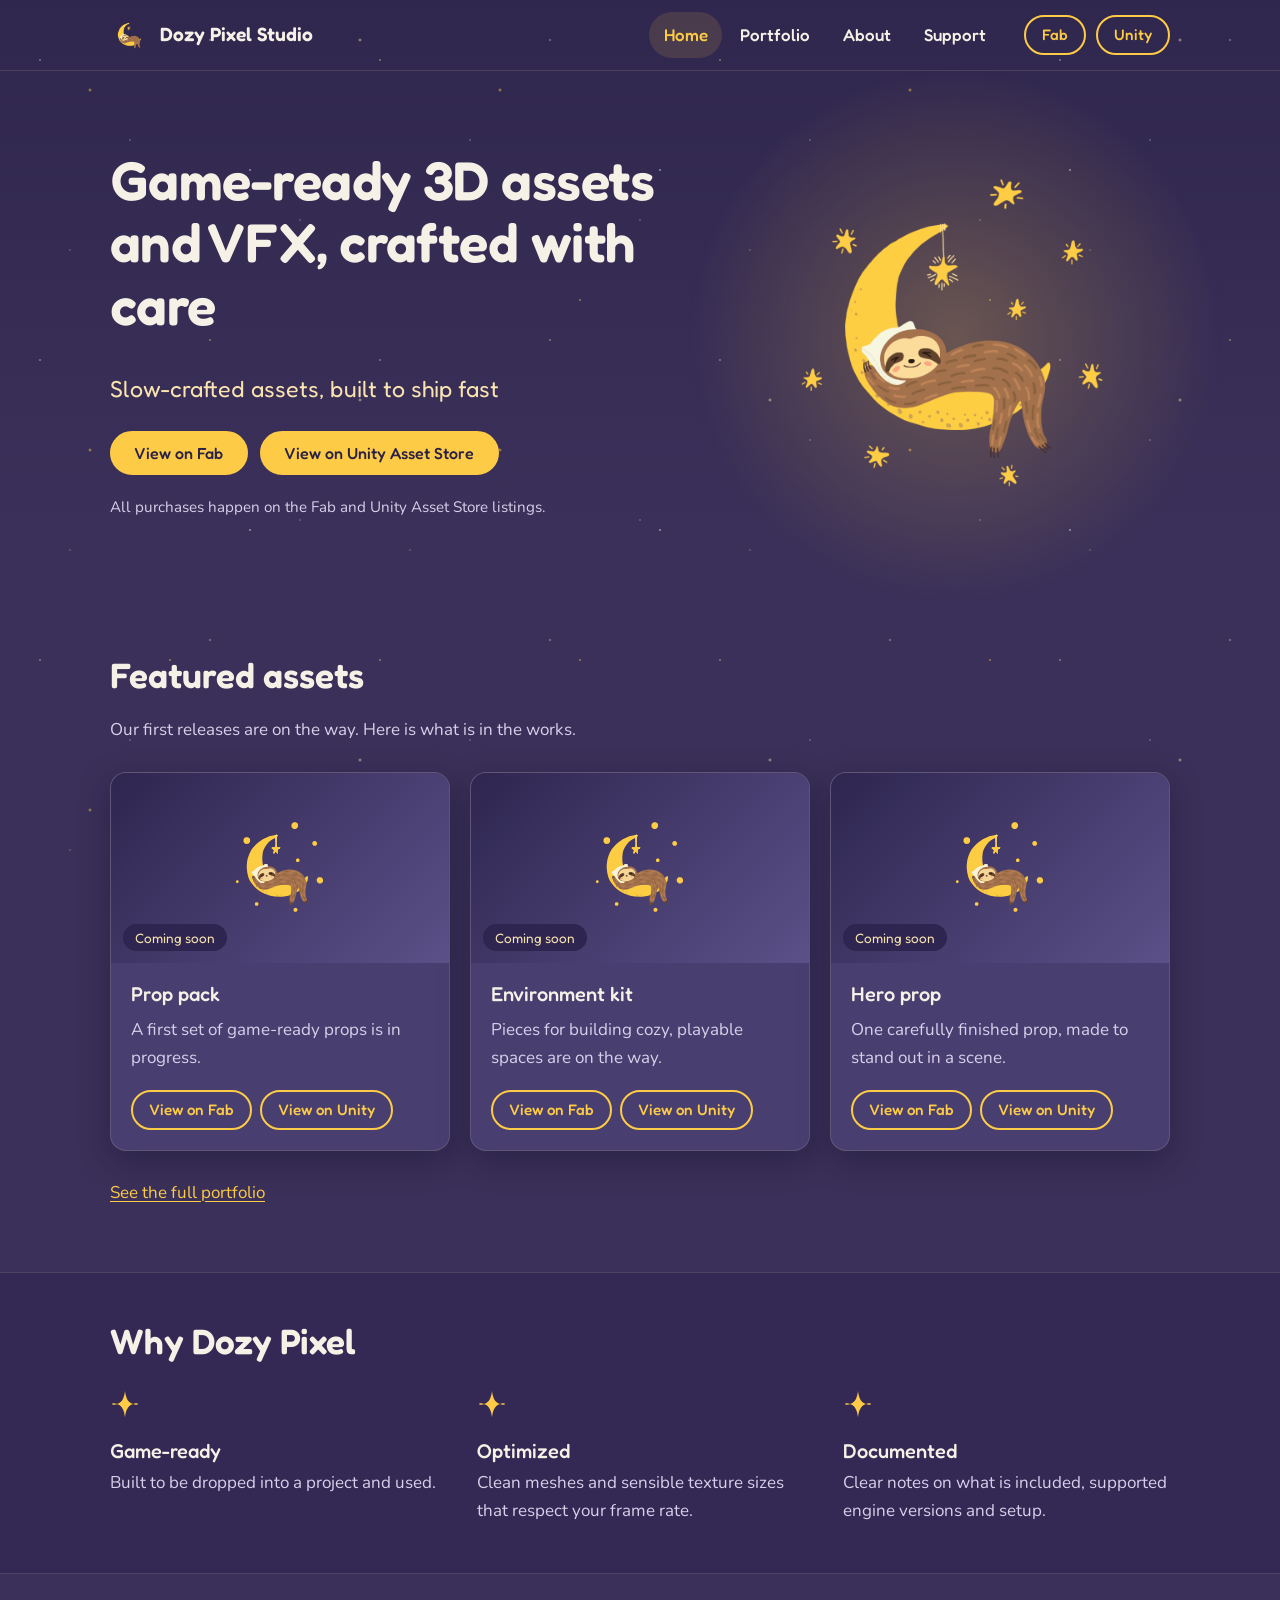
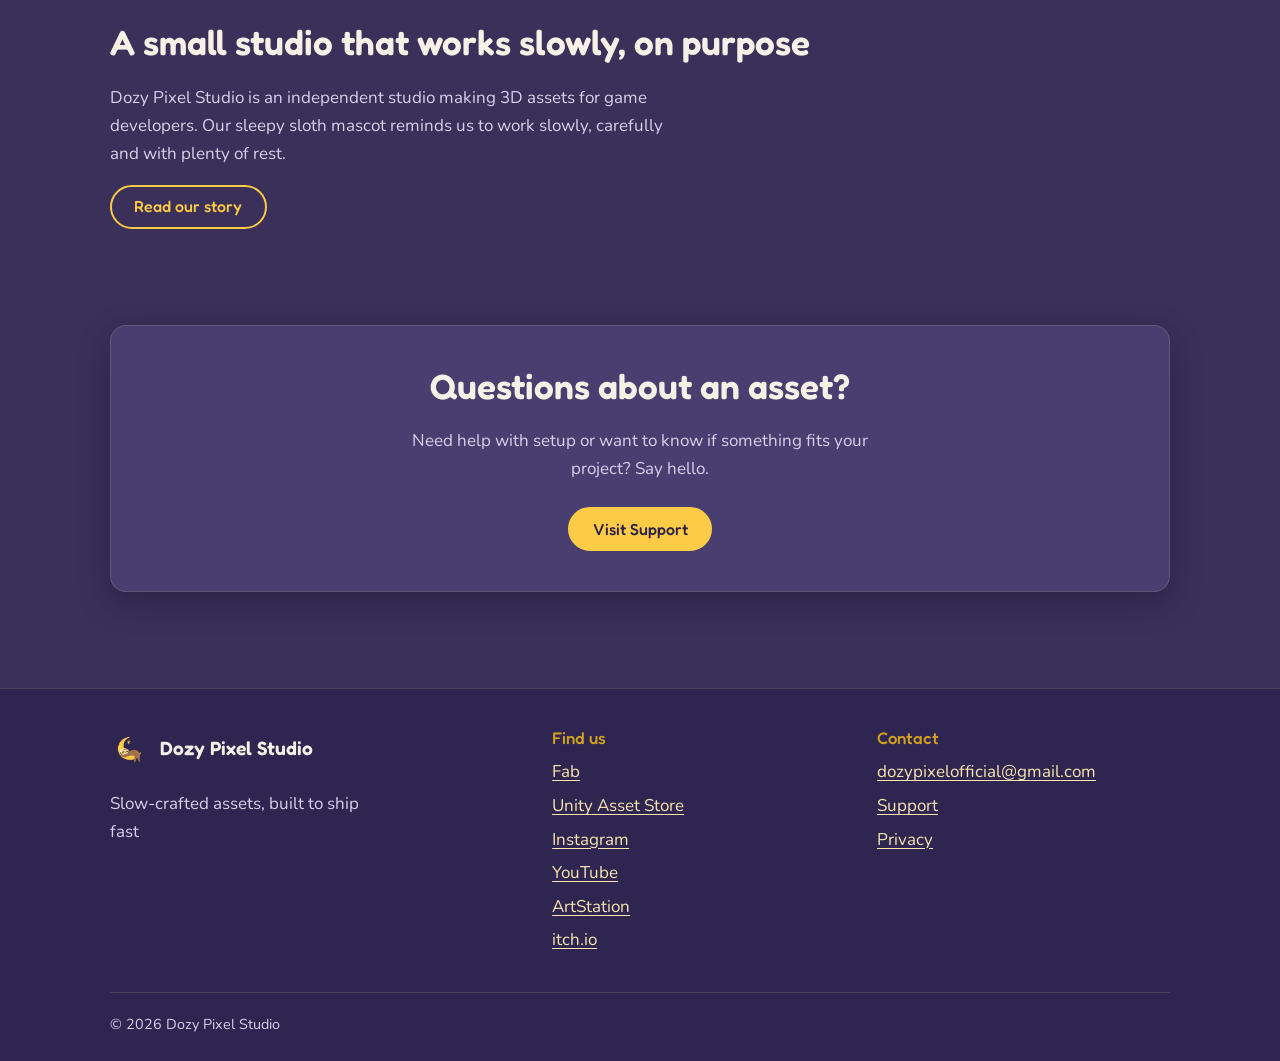
<file: index.html>
<!DOCTYPE html>
<html lang="en">
<head>
  <meta charset="utf-8">
  <meta name="viewport" content="width=device-width, initial-scale=1">
  <title>Dozy Pixel Studio | Game-ready 3D Assets</title>
  <meta name="description" content="Dozy Pixel Studio makes game-ready 3D props and environments for game developers. Find our assets on Fab and the Unity Asset Store.">
  <meta name="theme-color" content="#3A3059">

  <!-- Open Graph / social sharing. PLACEHOLDER: replace YOURUSERNAME with your GitHub username. -->
  <meta property="og:type" content="website">
  <meta property="og:site_name" content="Dozy Pixel Studio">
  <meta property="og:title" content="Dozy Pixel Studio | Game-ready 3D Assets">
  <meta property="og:description" content="Dozy Pixel Studio makes game-ready 3D props and environments for game developers. Find our assets on Fab and the Unity Asset Store.">
  <meta property="og:url" content="https://YOURUSERNAME.github.io/">
  <meta property="og:image" content="https://YOURUSERNAME.github.io/assets/img/logo/og-image.jpg">
  <meta name="twitter:card" content="summary_large_image">

  <link rel="icon" type="image/png" href="favicon.png">

  <!-- Google Fonts is the only external resource. System fonts are used if it fails to load. -->
  <link rel="preconnect" href="https://fonts.googleapis.com">
  <link rel="preconnect" href="https://fonts.gstatic.com" crossorigin>
  <link rel="stylesheet" href="https://fonts.googleapis.com/css2?family=Fredoka:wght@400;500;600&amp;family=Nunito:wght@400;700&amp;display=swap">
  <link rel="stylesheet" href="assets/css/styles.css">
  <script>document.documentElement.className += ' js';</script>
  <script src="assets/js/main.js" defer></script>
</head>
<body>
  <a class="skip-link" href="#main">Skip to content</a>

  <header class="site-header">
    <div class="container header-inner">
      <a class="brand" href="./">
        <img src="assets/img/logo/logo-icon.png" alt="" width="40" height="40">
        <span>Dozy Pixel Studio</span>
      </a>

      <button class="nav-toggle" type="button" aria-expanded="false" aria-controls="site-menu" aria-label="Open menu">
        <span class="bars" aria-hidden="true"></span>
      </button>

      <div class="site-menu" id="site-menu">
        <nav aria-label="Main">
          <ul class="nav-list">
            <li><a href="./" aria-current="page">Home</a></li>
            <li><a href="portfolio/">Portfolio</a></li>
            <li><a href="about/">About</a></li>
            <li><a href="support/">Support</a></li>
          </ul>
        </nav>
        <div class="menu-actions">
          <a class="btn btn-secondary btn-sm" href="#" data-store="fab" target="_blank" rel="noopener noreferrer">Fab<span class="sr-only"> (opens in a new tab)</span></a>
          <a class="btn btn-secondary btn-sm" href="#" data-store="unity" target="_blank" rel="noopener noreferrer">Unity<span class="sr-only"> (opens in a new tab)</span></a>
        </div>
      </div>
    </div>
  </header>

  <main id="main">
    <section class="hero" aria-labelledby="hero-title">
      <div class="container hero-grid">
        <div class="hero-copy">
          <h1 id="hero-title">Game-ready 3D assets and VFX, crafted with care</h1>
          <!-- PLACEHOLDER: swap in your own tagline if you prefer. -->
          <p class="tagline">Slow-crafted assets, built to ship fast</p>
          <div class="btn-row">
            <a class="btn btn-primary" href="#" data-store="fab" target="_blank" rel="noopener noreferrer">View on Fab<span class="sr-only"> (opens in a new tab)</span></a>
            <a class="btn btn-primary" href="#" data-store="unity" target="_blank" rel="noopener noreferrer">View on Unity Asset Store<span class="sr-only"> (opens in a new tab)</span></a>
          </div>
          <p class="hero-note">All purchases happen on the Fab and Unity Asset Store listings.</p>
        </div>
        <div class="hero-art">
          <img src="assets/img/logo/logo.png" alt="Dozy Pixel Studio logo: a sleepy sloth resting on a crescent moon" width="480" height="480">
        </div>
      </div>
    </section>

    <section class="section" aria-labelledby="featured-title">
      <div class="container">
        <div class="section-head">
          <h2 id="featured-title">Featured assets</h2>
          <p>Our first releases are on the way. Here is what is in the works.</p>
        </div>
        <div class="grid grid-3">
        <article class="card">
          <div class="thumb thumb-soon" role="img" aria-label="Placeholder artwork for an upcoming asset: Prop pack">
            <span class="soon-badge">Coming soon</span>
          </div>
          <div class="card-body">
            <h3>Prop pack</h3>
            <p>A first set of game-ready props is in progress.</p>
            <div class="card-actions">
              <a class="btn btn-secondary btn-sm" href="#" data-store="fab" target="_blank" rel="noopener noreferrer">View on Fab<span class="sr-only"> (opens in a new tab)</span></a>
              <a class="btn btn-secondary btn-sm" href="#" data-store="unity" target="_blank" rel="noopener noreferrer">View on Unity<span class="sr-only"> (opens in a new tab)</span></a>
            </div>
          </div>
        </article>
        <article class="card">
          <div class="thumb thumb-soon" role="img" aria-label="Placeholder artwork for an upcoming asset: Environment kit">
            <span class="soon-badge">Coming soon</span>
          </div>
          <div class="card-body">
            <h3>Environment kit</h3>
            <p>Pieces for building cozy, playable spaces are on the way.</p>
            <div class="card-actions">
              <a class="btn btn-secondary btn-sm" href="#" data-store="fab" target="_blank" rel="noopener noreferrer">View on Fab<span class="sr-only"> (opens in a new tab)</span></a>
              <a class="btn btn-secondary btn-sm" href="#" data-store="unity" target="_blank" rel="noopener noreferrer">View on Unity<span class="sr-only"> (opens in a new tab)</span></a>
            </div>
          </div>
        </article>
        <article class="card">
          <div class="thumb thumb-soon" role="img" aria-label="Placeholder artwork for an upcoming asset: Hero prop">
            <span class="soon-badge">Coming soon</span>
          </div>
          <div class="card-body">
            <h3>Hero prop</h3>
            <p>One carefully finished prop, made to stand out in a scene.</p>
            <div class="card-actions">
              <a class="btn btn-secondary btn-sm" href="#" data-store="fab" target="_blank" rel="noopener noreferrer">View on Fab<span class="sr-only"> (opens in a new tab)</span></a>
              <a class="btn btn-secondary btn-sm" href="#" data-store="unity" target="_blank" rel="noopener noreferrer">View on Unity<span class="sr-only"> (opens in a new tab)</span></a>
            </div>
          </div>
        </article>
        </div>
        <p class="section-foot"><a href="portfolio/">See the full portfolio</a></p>
      </div>
    </section>

    <section class="section section-band" aria-labelledby="why-title">
      <div class="container">
        <div class="section-head">
          <h2 id="why-title">Why Dozy Pixel</h2>
        </div>
        <!-- PLACEHOLDER: keep only the points you consistently deliver on every asset. -->
        <div class="points">
          <div class="point">
            <svg class="point-icon" viewBox="0 0 32 32" aria-hidden="true" focusable="false"><path fill="currentColor" d="M16 2c.9 7.2 3.1 11.6 7.1 13.4C27 17 29.4 17.4 30 16c-.6-1.4-3-1-6.9.6C19.1 18.4 16.9 22.8 16 30c-.9-7.2-3.1-11.6-7.1-13.4C5 15 2.6 14.6 2 16c.6 1.4 3 1 6.9-.6C12.9 13.6 15.1 9.2 16 2z"/></svg>
            <h3>Game-ready</h3>
            <p>Built to be dropped into a project and used.</p>
          </div>
          <div class="point">
            <svg class="point-icon" viewBox="0 0 32 32" aria-hidden="true" focusable="false"><path fill="currentColor" d="M16 2c.9 7.2 3.1 11.6 7.1 13.4C27 17 29.4 17.4 30 16c-.6-1.4-3-1-6.9.6C19.1 18.4 16.9 22.8 16 30c-.9-7.2-3.1-11.6-7.1-13.4C5 15 2.6 14.6 2 16c.6 1.4 3 1 6.9-.6C12.9 13.6 15.1 9.2 16 2z"/></svg>
            <h3>Optimized</h3>
            <p>Clean meshes and sensible texture sizes that respect your frame rate.</p>
          </div>
          <div class="point">
            <svg class="point-icon" viewBox="0 0 32 32" aria-hidden="true" focusable="false"><path fill="currentColor" d="M16 2c.9 7.2 3.1 11.6 7.1 13.4C27 17 29.4 17.4 30 16c-.6-1.4-3-1-6.9.6C19.1 18.4 16.9 22.8 16 30c-.9-7.2-3.1-11.6-7.1-13.4C5 15 2.6 14.6 2 16c.6 1.4 3 1 6.9-.6C12.9 13.6 15.1 9.2 16 2z"/></svg>
            <h3>Documented</h3>
            <p>Clear notes on what is included, supported engine versions and setup.</p>
          </div>
        </div>
      </div>
    </section>

    <section class="section" aria-labelledby="studio-title">
      <div class="container teaser">
        <div>
          <h2 id="studio-title">A small studio that works slowly, on purpose</h2>
          <p>Dozy Pixel Studio is an independent studio making 3D assets for game developers. Our sleepy sloth mascot reminds us to work slowly, carefully and with plenty of rest.</p>
          <a class="btn btn-secondary" href="about/">Read our story</a>
        </div>
      </div>
    </section>

    <section class="section" aria-labelledby="cta-title">
      <div class="container">
        <div class="cta">
          <h2 id="cta-title">Questions about an asset?</h2>
          <p>Need help with setup or want to know if something fits your project? Say hello.</p>
          <a class="btn btn-primary" href="support/">Visit Support</a>
        </div>
      </div>
    </section>
  </main>

  <footer class="site-footer">
    <div class="container">
      <div class="footer-grid">
        <div>
          <a class="brand" href="./">
            <img src="assets/img/logo/logo-icon.png" alt="" width="40" height="40">
            <span>Dozy Pixel Studio</span>
          </a>
          <p class="footer-tagline">Slow-crafted assets, built to ship fast</p>
        </div>

        <div>
          <h2 class="footer-title">Find us</h2>
          <ul class="footer-links">
            <li><a href="#" data-store="fab" target="_blank" rel="noopener noreferrer">Fab<span class="sr-only"> (opens in a new tab)</span></a></li>
            <li><a href="#" data-store="unity" target="_blank" rel="noopener noreferrer">Unity Asset Store<span class="sr-only"> (opens in a new tab)</span></a></li>
            <!-- PLACEHOLDER: replace each # with your profile URL and delete any you do not use. -->
            <li><a href="#" data-social="instagram" target="_blank" rel="noopener noreferrer">Instagram<span class="sr-only"> (opens in a new tab)</span></a></li>
            <li><a href="#" data-social="youtube" target="_blank" rel="noopener noreferrer">YouTube<span class="sr-only"> (opens in a new tab)</span></a></li>
            <li><a href="#" data-social="artstation" target="_blank" rel="noopener noreferrer">ArtStation<span class="sr-only"> (opens in a new tab)</span></a></li>
            <li><a href="#" data-social="itch" target="_blank" rel="noopener noreferrer">itch.io<span class="sr-only"> (opens in a new tab)</span></a></li>
          </ul>
        </div>

        <div>
          <h2 class="footer-title">Contact</h2>
          <ul class="footer-links">
            <!-- PLACEHOLDER: replace studio@example.com with your studio email. -->
            <li><a href="mailto:dozypixelofficial@gmail.com">dozypixelofficial@gmail.com</a></li>
            <li><a href="support/">Support</a></li>
            <li><a href="privacy/">Privacy</a></li>
          </ul>
        </div>
      </div>
      <p class="copyright">&copy; 2026 Dozy Pixel Studio</p>
    </div>
  </footer>
</body>
</html>
</file>
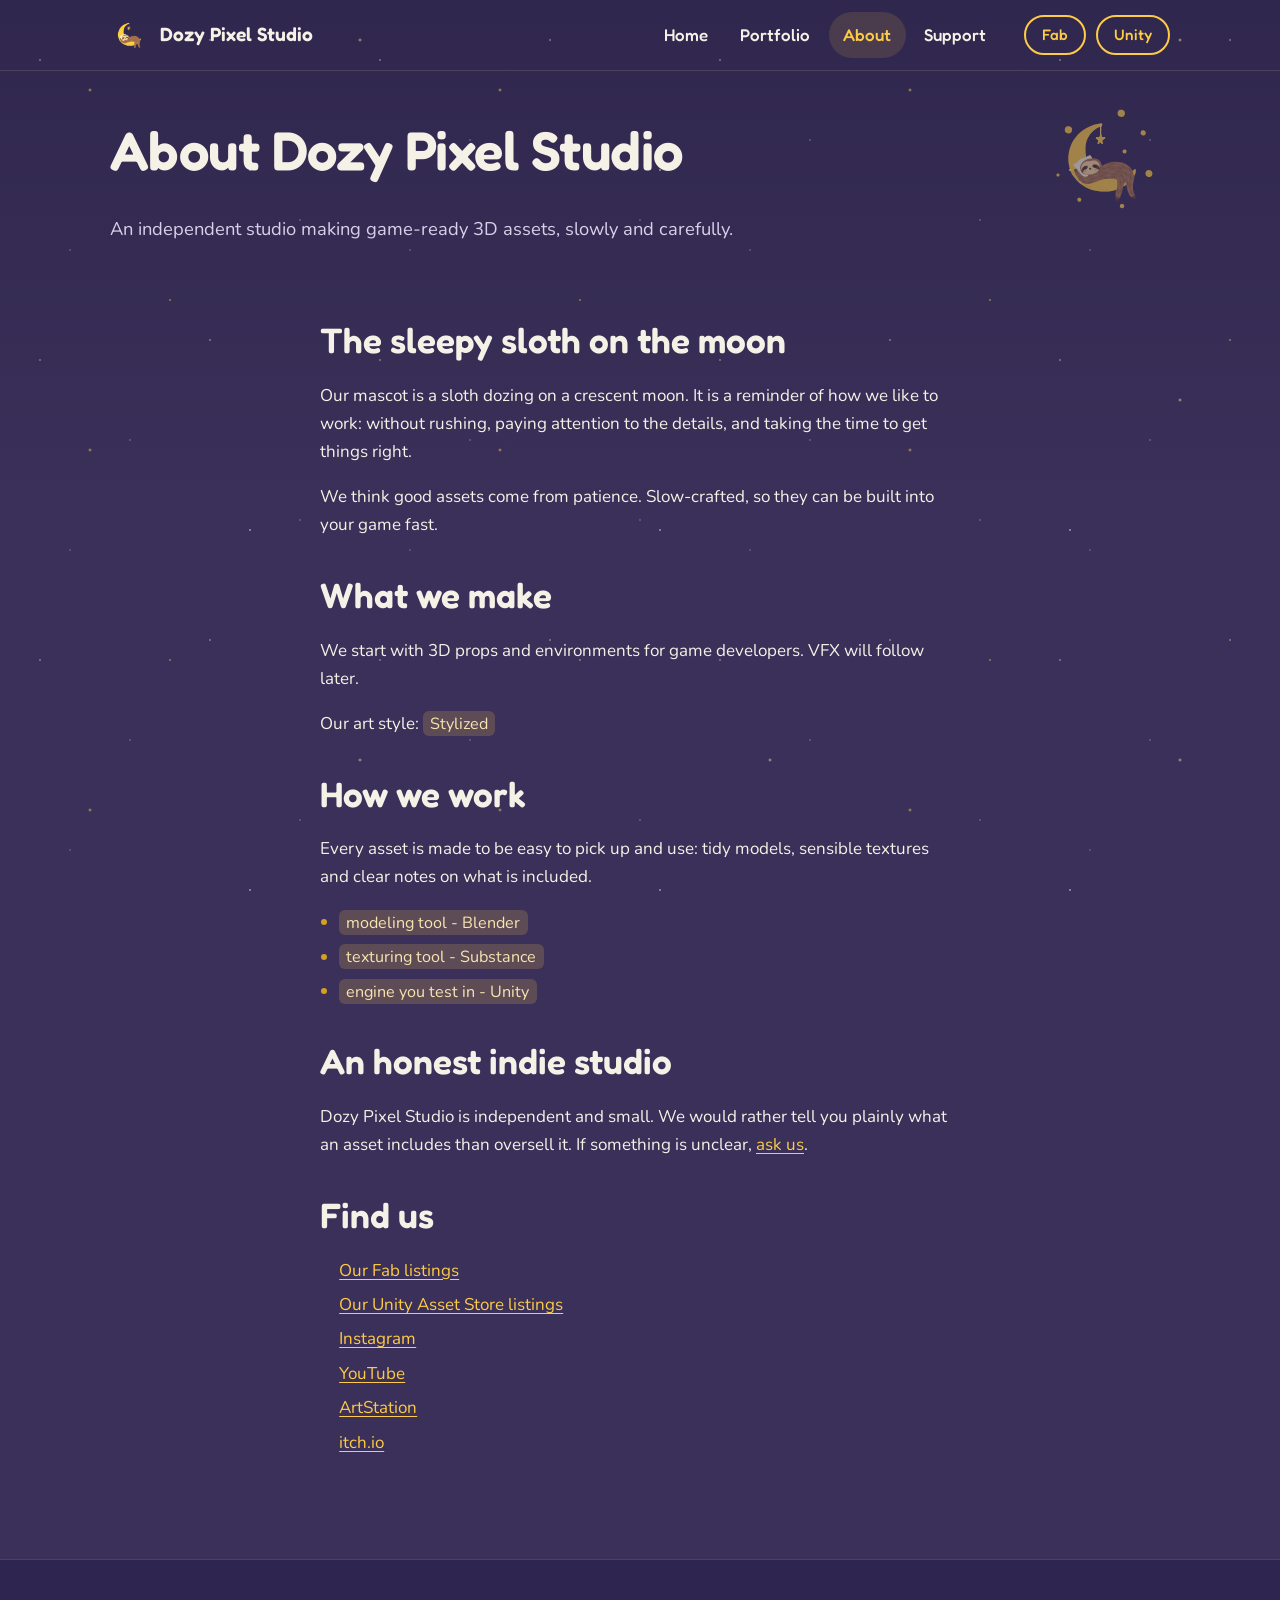
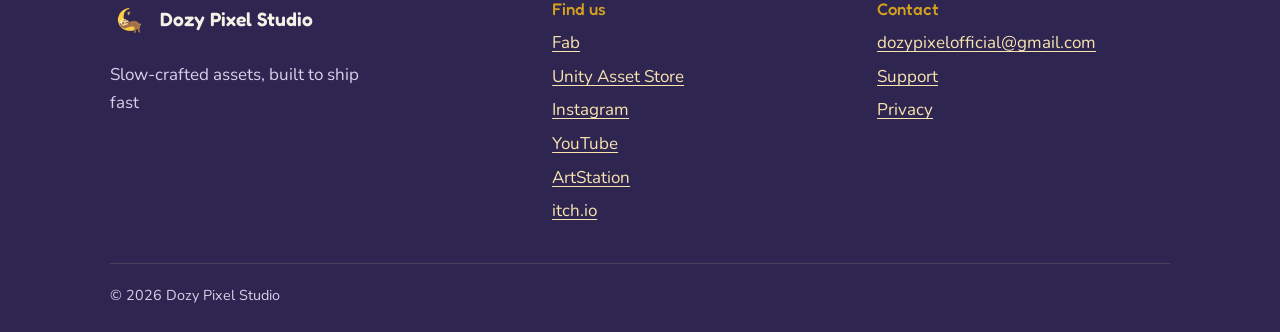
<file: about/index.html>
<!DOCTYPE html>
<html lang="en">
<head>
  <meta charset="utf-8">
  <meta name="viewport" content="width=device-width, initial-scale=1">
  <title>About | Dozy Pixel Studio</title>
  <meta name="description" content="Dozy Pixel Studio is an independent studio making game-ready 3D assets. Meet the sleepy sloth on the moon and see how we work.">
  <meta name="theme-color" content="#3A3059">

  <!-- Open Graph / social sharing. PLACEHOLDER: replace YOURUSERNAME with your GitHub username. -->
  <meta property="og:type" content="website">
  <meta property="og:site_name" content="Dozy Pixel Studio">
  <meta property="og:title" content="About | Dozy Pixel Studio">
  <meta property="og:description" content="Dozy Pixel Studio is an independent studio making game-ready 3D assets. Meet the sleepy sloth on the moon and see how we work.">
  <meta property="og:url" content="https://YOURUSERNAME.github.io/about/">
  <meta property="og:image" content="https://YOURUSERNAME.github.io/assets/img/logo/og-image.jpg">
  <meta name="twitter:card" content="summary_large_image">

  <link rel="icon" type="image/png" href="../favicon.png">

  <!-- Google Fonts is the only external resource. System fonts are used if it fails to load. -->
  <link rel="preconnect" href="https://fonts.googleapis.com">
  <link rel="preconnect" href="https://fonts.gstatic.com" crossorigin>
  <link rel="stylesheet" href="https://fonts.googleapis.com/css2?family=Fredoka:wght@400;500;600&amp;family=Nunito:wght@400;700&amp;display=swap">
  <link rel="stylesheet" href="../assets/css/styles.css">
  <script>document.documentElement.className += ' js';</script>
  <script src="../assets/js/main.js" defer></script>
</head>
<body>
  <a class="skip-link" href="#main">Skip to content</a>

  <header class="site-header">
    <div class="container header-inner">
      <a class="brand" href="../">
        <img src="../assets/img/logo/logo-icon.png" alt="" width="40" height="40">
        <span>Dozy Pixel Studio</span>
      </a>

      <button class="nav-toggle" type="button" aria-expanded="false" aria-controls="site-menu" aria-label="Open menu">
        <span class="bars" aria-hidden="true"></span>
      </button>

      <div class="site-menu" id="site-menu">
        <nav aria-label="Main">
          <ul class="nav-list">
            <li><a href="../">Home</a></li>
            <li><a href="../portfolio/">Portfolio</a></li>
            <li><a href="../about/" aria-current="page">About</a></li>
            <li><a href="../support/">Support</a></li>
          </ul>
        </nav>
        <div class="menu-actions">
          <a class="btn btn-secondary btn-sm" href="#" data-store="fab" target="_blank" rel="noopener noreferrer">Fab<span class="sr-only"> (opens in a new tab)</span></a>
          <a class="btn btn-secondary btn-sm" href="#" data-store="unity" target="_blank" rel="noopener noreferrer">Unity<span class="sr-only"> (opens in a new tab)</span></a>
        </div>
      </div>
    </div>
  </header>

  <main id="main">
    <div class="container page-head">
      <h1>About Dozy Pixel Studio</h1>
      <p class="lede">An independent studio making game-ready 3D assets, slowly and carefully.</p>
    </div>

    <section class="section" style="padding-top: 1rem;">
      <div class="container prose">
        <h2>The sleepy sloth on the moon</h2>
        <p>Our mascot is a sloth dozing on a crescent moon. It is a reminder of how we like to work: without rushing, paying attention to the details, and taking the time to get things right.</p>
        <p>We think good assets come from patience. Slow-crafted, so they can be built into your game fast.</p>

        <h2>What we make</h2>
        <p>We start with 3D props and environments for game developers. VFX will follow later.</p>
        <!-- PLACEHOLDER: choose one style label and delete the rest. -->
        <p>Our art style: <span class="placeholder-note">Stylized</span></p>

        <h2>How we work</h2>
        <p>Every asset is made to be easy to pick up and use: tidy models, sensible textures and clear notes on what is included.</p>
        <!-- PLACEHOLDER: list only the tools you actually use. -->
        <ul>
          <li><span class="placeholder-note">modeling tool - Blender</span></li>
          <li><span class="placeholder-note">texturing tool - Substance</span></li>
          <li><span class="placeholder-note">engine you test in - Unity</span></li>
        </ul>

        <h2>An honest indie studio</h2>
        <p>Dozy Pixel Studio is independent and small. We would rather tell you plainly what an asset includes than oversell it. If something is unclear, <a href="../support/">ask us</a>.</p>
        <!-- PLACEHOLDER: add team size or background here only if you want to share it, and only if it is true. -->

        <h2>Find us</h2>
        <ul class="link-list">
          <li><a href="#" data-store="fab" target="_blank" rel="noopener noreferrer">Our Fab listings<span class="sr-only"> (opens in a new tab)</span></a></li>
          <li><a href="#" data-store="unity" target="_blank" rel="noopener noreferrer">Our Unity Asset Store listings<span class="sr-only"> (opens in a new tab)</span></a></li>
          <!-- PLACEHOLDER: replace each # with your profile URL and delete any you do not use. -->
          <li><a href="#" data-social="instagram" target="_blank" rel="noopener noreferrer">Instagram<span class="sr-only"> (opens in a new tab)</span></a></li>
          <li><a href="#" data-social="youtube" target="_blank" rel="noopener noreferrer">YouTube<span class="sr-only"> (opens in a new tab)</span></a></li>
          <li><a href="#" data-social="artstation" target="_blank" rel="noopener noreferrer">ArtStation<span class="sr-only"> (opens in a new tab)</span></a></li>
          <li><a href="#" data-social="itch" target="_blank" rel="noopener noreferrer">itch.io<span class="sr-only"> (opens in a new tab)</span></a></li>
        </ul>
      </div>
    </section>
  </main>

  <footer class="site-footer">
    <div class="container">
      <div class="footer-grid">
        <div>
          <a class="brand" href="../">
            <img src="../assets/img/logo/logo-icon.png" alt="" width="40" height="40">
            <span>Dozy Pixel Studio</span>
          </a>
          <p class="footer-tagline">Slow-crafted assets, built to ship fast</p>
        </div>

        <div>
          <h2 class="footer-title">Find us</h2>
          <ul class="footer-links">
            <li><a href="#" data-store="fab" target="_blank" rel="noopener noreferrer">Fab<span class="sr-only"> (opens in a new tab)</span></a></li>
            <li><a href="#" data-store="unity" target="_blank" rel="noopener noreferrer">Unity Asset Store<span class="sr-only"> (opens in a new tab)</span></a></li>
            <!-- PLACEHOLDER: replace each # with your profile URL and delete any you do not use. -->
            <li><a href="#" data-social="instagram" target="_blank" rel="noopener noreferrer">Instagram<span class="sr-only"> (opens in a new tab)</span></a></li>
            <li><a href="#" data-social="youtube" target="_blank" rel="noopener noreferrer">YouTube<span class="sr-only"> (opens in a new tab)</span></a></li>
            <li><a href="#" data-social="artstation" target="_blank" rel="noopener noreferrer">ArtStation<span class="sr-only"> (opens in a new tab)</span></a></li>
            <li><a href="#" data-social="itch" target="_blank" rel="noopener noreferrer">itch.io<span class="sr-only"> (opens in a new tab)</span></a></li>
          </ul>
        </div>

        <div>
          <h2 class="footer-title">Contact</h2>
          <ul class="footer-links">
            <!-- PLACEHOLDER: replace studio@example.com with your studio email. -->
            <li><a href="mailto:dozypixelofficial@gmail.com">dozypixelofficial@gmail.com</a></li>
            <li><a href="../support/">Support</a></li>
            <li><a href="../privacy/">Privacy</a></li>
          </ul>
        </div>
      </div>
      <p class="copyright">&copy; 2026 Dozy Pixel Studio</p>
    </div>
  </footer>
</body>
</html>
</file>
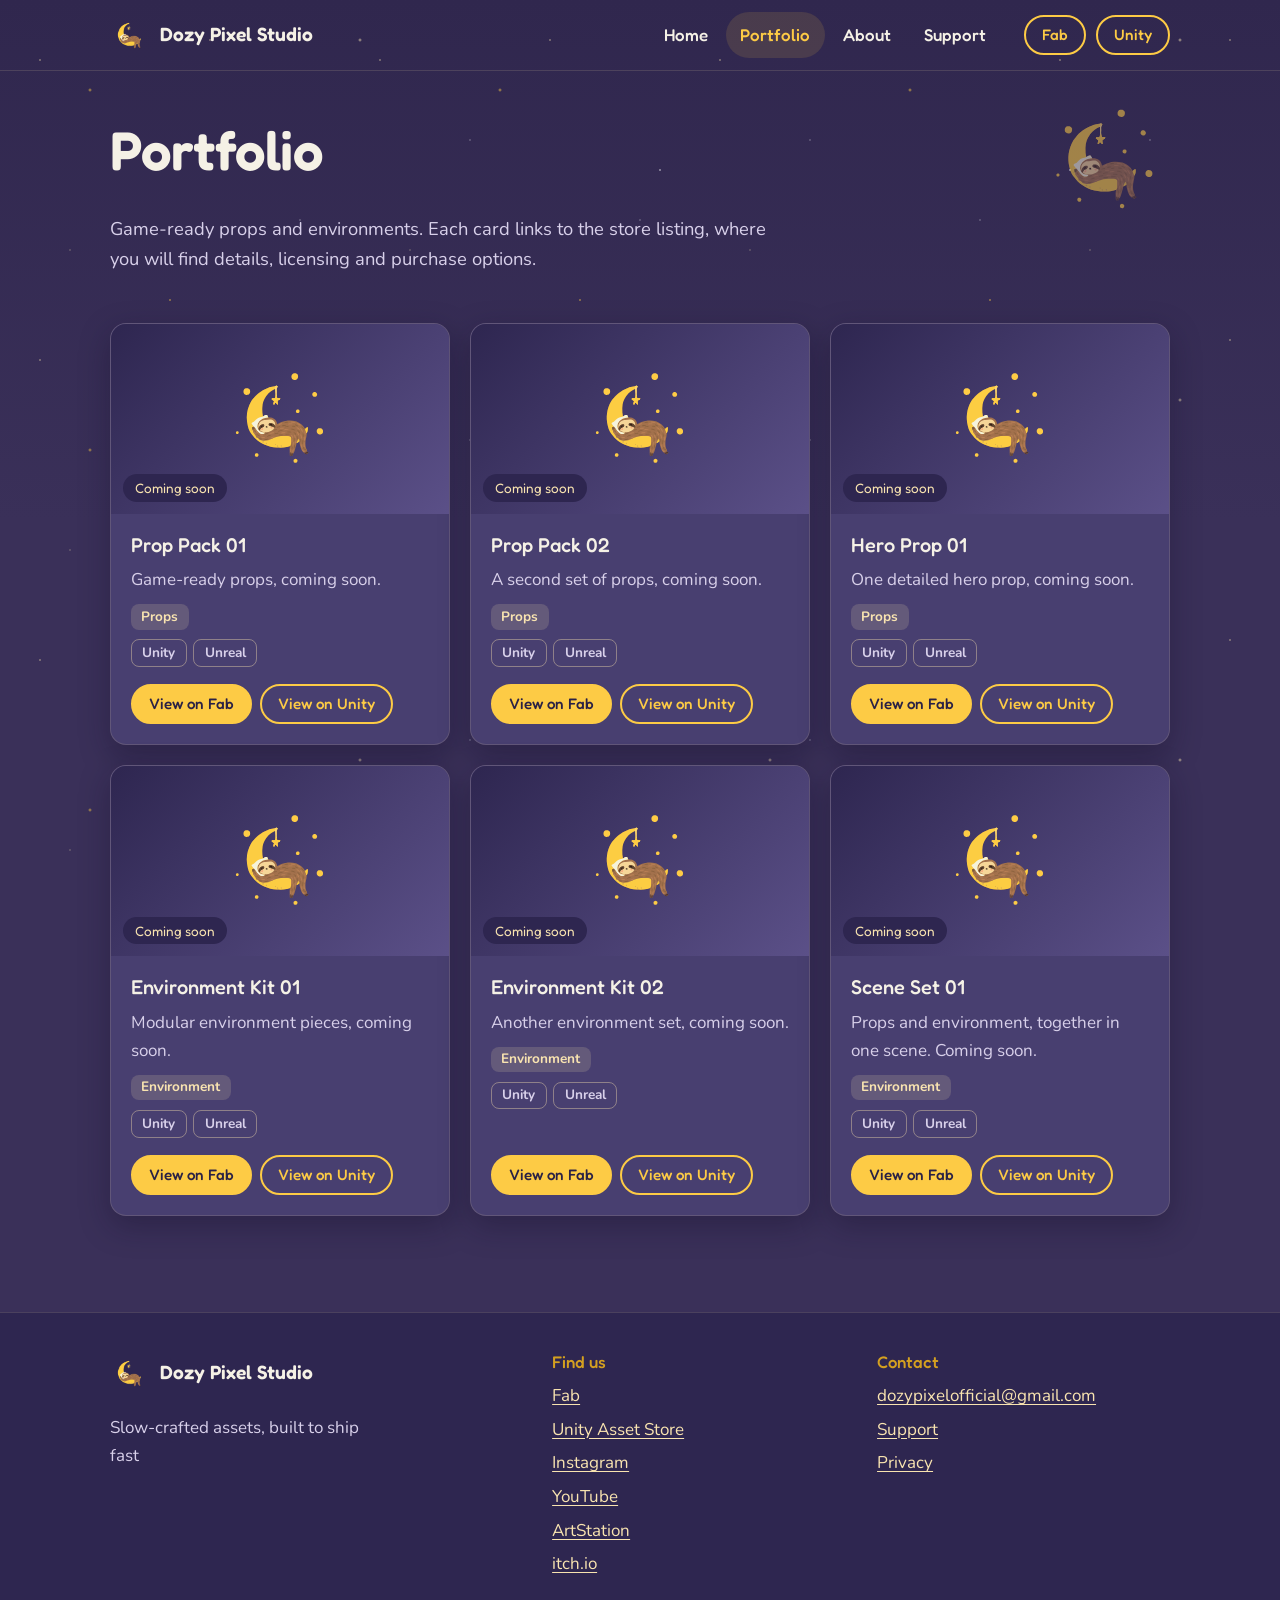
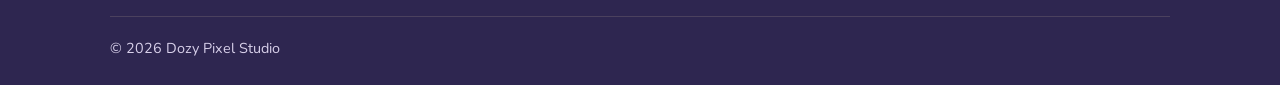
<file: portfolio/index.html>
<!DOCTYPE html>
<html lang="en">
<head>
  <meta charset="utf-8">
  <meta name="viewport" content="width=device-width, initial-scale=1">
  <title>Portfolio | Dozy Pixel Studio</title>
  <meta name="description" content="Browse game-ready 3D props and environments from Dozy Pixel Studio, with links to Fab and the Unity Asset Store.">
  <meta name="theme-color" content="#3A3059">

  <!-- Open Graph / social sharing. PLACEHOLDER: replace YOURUSERNAME with your GitHub username. -->
  <meta property="og:type" content="website">
  <meta property="og:site_name" content="Dozy Pixel Studio">
  <meta property="og:title" content="Portfolio | Dozy Pixel Studio">
  <meta property="og:description" content="Browse game-ready 3D props and environments from Dozy Pixel Studio, with links to Fab and the Unity Asset Store.">
  <meta property="og:url" content="https://YOURUSERNAME.github.io/portfolio/">
  <meta property="og:image" content="https://YOURUSERNAME.github.io/assets/img/logo/og-image.jpg">
  <meta name="twitter:card" content="summary_large_image">

  <link rel="icon" type="image/png" href="../favicon.png">

  <!-- Google Fonts is the only external resource. System fonts are used if it fails to load. -->
  <link rel="preconnect" href="https://fonts.googleapis.com">
  <link rel="preconnect" href="https://fonts.gstatic.com" crossorigin>
  <link rel="stylesheet" href="https://fonts.googleapis.com/css2?family=Fredoka:wght@400;500;600&amp;family=Nunito:wght@400;700&amp;display=swap">
  <link rel="stylesheet" href="../assets/css/styles.css">
  <script>document.documentElement.className += ' js';</script>
  <script src="../assets/js/main.js" defer></script>
</head>
<body>
  <a class="skip-link" href="#main">Skip to content</a>

  <header class="site-header">
    <div class="container header-inner">
      <a class="brand" href="../">
        <img src="../assets/img/logo/logo-icon.png" alt="" width="40" height="40">
        <span>Dozy Pixel Studio</span>
      </a>

      <button class="nav-toggle" type="button" aria-expanded="false" aria-controls="site-menu" aria-label="Open menu">
        <span class="bars" aria-hidden="true"></span>
      </button>

      <div class="site-menu" id="site-menu">
        <nav aria-label="Main">
          <ul class="nav-list">
            <li><a href="../">Home</a></li>
            <li><a href="../portfolio/" aria-current="page">Portfolio</a></li>
            <li><a href="../about/">About</a></li>
            <li><a href="../support/">Support</a></li>
          </ul>
        </nav>
        <div class="menu-actions">
          <a class="btn btn-secondary btn-sm" href="#" data-store="fab" target="_blank" rel="noopener noreferrer">Fab<span class="sr-only"> (opens in a new tab)</span></a>
          <a class="btn btn-secondary btn-sm" href="#" data-store="unity" target="_blank" rel="noopener noreferrer">Unity<span class="sr-only"> (opens in a new tab)</span></a>
        </div>
      </div>
    </div>
  </header>

  <main id="main">
    <div class="container page-head">
      <h1>Portfolio</h1>
      <p class="lede">Game-ready props and environments. Each card links to the store listing, where you will find details, licensing and purchase options.</p>
    </div>

    <section class="section" aria-labelledby="assets-title" style="padding-top: 1.5rem;">
      <div class="container">
        <h2 id="assets-title" class="sr-only">All assets</h2>
        <div class="grid grid-3">
        <article class="card">
          <!-- When the asset is ready, swap the placeholder div below for a real image (16:9, under about 300 KB):
          <img class="thumb" src="../assets/img/portfolio/YOUR-IMAGE.jpg" width="640" height="360" loading="lazy"
               alt="Describe what the render shows, e.g. wooden crate with metal corners">
          -->
          <div class="thumb thumb-soon" role="img" aria-label="Placeholder artwork for an upcoming asset: Prop Pack 01">
            <span class="soon-badge">Coming soon</span>
          </div>
          <div class="card-body">
            <h3>Prop Pack 01</h3>
            <p>Game-ready props, coming soon.</p>
            <ul class="chips" aria-label="Category">
              <li class="chip chip-tag">Props</li>
            </ul>
            <!-- PLACEHOLDER: edit the engine badges to match what each asset really supports. -->
            <ul class="chips" aria-label="Engines">
              <li class="chip chip-engine">Unity</li>
              <li class="chip chip-engine">Unreal</li>
            </ul>
            <div class="card-actions">
              <a class="btn btn-primary btn-sm" href="#" data-store="fab" target="_blank" rel="noopener noreferrer">View on Fab<span class="sr-only"> (opens in a new tab)</span></a>
              <a class="btn btn-secondary btn-sm" href="#" data-store="unity" target="_blank" rel="noopener noreferrer">View on Unity<span class="sr-only"> (opens in a new tab)</span></a>
            </div>
          </div>
        </article>
        <article class="card">
          <!-- When the asset is ready, swap the placeholder div below for a real image (16:9, under about 300 KB):
          <img class="thumb" src="../assets/img/portfolio/YOUR-IMAGE.jpg" width="640" height="360" loading="lazy"
               alt="Describe what the render shows, e.g. wooden crate with metal corners">
          -->
          <div class="thumb thumb-soon" role="img" aria-label="Placeholder artwork for an upcoming asset: Prop Pack 02">
            <span class="soon-badge">Coming soon</span>
          </div>
          <div class="card-body">
            <h3>Prop Pack 02</h3>
            <p>A second set of props, coming soon.</p>
            <ul class="chips" aria-label="Category">
              <li class="chip chip-tag">Props</li>
            </ul>
            <!-- PLACEHOLDER: edit the engine badges to match what each asset really supports. -->
            <ul class="chips" aria-label="Engines">
              <li class="chip chip-engine">Unity</li>
              <li class="chip chip-engine">Unreal</li>
            </ul>
            <div class="card-actions">
              <a class="btn btn-primary btn-sm" href="#" data-store="fab" target="_blank" rel="noopener noreferrer">View on Fab<span class="sr-only"> (opens in a new tab)</span></a>
              <a class="btn btn-secondary btn-sm" href="#" data-store="unity" target="_blank" rel="noopener noreferrer">View on Unity<span class="sr-only"> (opens in a new tab)</span></a>
            </div>
          </div>
        </article>
        <article class="card">
          <!-- When the asset is ready, swap the placeholder div below for a real image (16:9, under about 300 KB):
          <img class="thumb" src="../assets/img/portfolio/YOUR-IMAGE.jpg" width="640" height="360" loading="lazy"
               alt="Describe what the render shows, e.g. wooden crate with metal corners">
          -->
          <div class="thumb thumb-soon" role="img" aria-label="Placeholder artwork for an upcoming asset: Hero Prop 01">
            <span class="soon-badge">Coming soon</span>
          </div>
          <div class="card-body">
            <h3>Hero Prop 01</h3>
            <p>One detailed hero prop, coming soon.</p>
            <ul class="chips" aria-label="Category">
              <li class="chip chip-tag">Props</li>
            </ul>
            <!-- PLACEHOLDER: edit the engine badges to match what each asset really supports. -->
            <ul class="chips" aria-label="Engines">
              <li class="chip chip-engine">Unity</li>
              <li class="chip chip-engine">Unreal</li>
            </ul>
            <div class="card-actions">
              <a class="btn btn-primary btn-sm" href="#" data-store="fab" target="_blank" rel="noopener noreferrer">View on Fab<span class="sr-only"> (opens in a new tab)</span></a>
              <a class="btn btn-secondary btn-sm" href="#" data-store="unity" target="_blank" rel="noopener noreferrer">View on Unity<span class="sr-only"> (opens in a new tab)</span></a>
            </div>
          </div>
        </article>
        <article class="card">
          <!-- When the asset is ready, swap the placeholder div below for a real image (16:9, under about 300 KB):
          <img class="thumb" src="../assets/img/portfolio/YOUR-IMAGE.jpg" width="640" height="360" loading="lazy"
               alt="Describe what the render shows, e.g. wooden crate with metal corners">
          -->
          <div class="thumb thumb-soon" role="img" aria-label="Placeholder artwork for an upcoming asset: Environment Kit 01">
            <span class="soon-badge">Coming soon</span>
          </div>
          <div class="card-body">
            <h3>Environment Kit 01</h3>
            <p>Modular environment pieces, coming soon.</p>
            <ul class="chips" aria-label="Category">
              <li class="chip chip-tag">Environment</li>
            </ul>
            <!-- PLACEHOLDER: edit the engine badges to match what each asset really supports. -->
            <ul class="chips" aria-label="Engines">
              <li class="chip chip-engine">Unity</li>
              <li class="chip chip-engine">Unreal</li>
            </ul>
            <div class="card-actions">
              <a class="btn btn-primary btn-sm" href="#" data-store="fab" target="_blank" rel="noopener noreferrer">View on Fab<span class="sr-only"> (opens in a new tab)</span></a>
              <a class="btn btn-secondary btn-sm" href="#" data-store="unity" target="_blank" rel="noopener noreferrer">View on Unity<span class="sr-only"> (opens in a new tab)</span></a>
            </div>
          </div>
        </article>
        <article class="card">
          <!-- When the asset is ready, swap the placeholder div below for a real image (16:9, under about 300 KB):
          <img class="thumb" src="../assets/img/portfolio/YOUR-IMAGE.jpg" width="640" height="360" loading="lazy"
               alt="Describe what the render shows, e.g. wooden crate with metal corners">
          -->
          <div class="thumb thumb-soon" role="img" aria-label="Placeholder artwork for an upcoming asset: Environment Kit 02">
            <span class="soon-badge">Coming soon</span>
          </div>
          <div class="card-body">
            <h3>Environment Kit 02</h3>
            <p>Another environment set, coming soon.</p>
            <ul class="chips" aria-label="Category">
              <li class="chip chip-tag">Environment</li>
            </ul>
            <!-- PLACEHOLDER: edit the engine badges to match what each asset really supports. -->
            <ul class="chips" aria-label="Engines">
              <li class="chip chip-engine">Unity</li>
              <li class="chip chip-engine">Unreal</li>
            </ul>
            <div class="card-actions">
              <a class="btn btn-primary btn-sm" href="#" data-store="fab" target="_blank" rel="noopener noreferrer">View on Fab<span class="sr-only"> (opens in a new tab)</span></a>
              <a class="btn btn-secondary btn-sm" href="#" data-store="unity" target="_blank" rel="noopener noreferrer">View on Unity<span class="sr-only"> (opens in a new tab)</span></a>
            </div>
          </div>
        </article>
        <article class="card">
          <!-- When the asset is ready, swap the placeholder div below for a real image (16:9, under about 300 KB):
          <img class="thumb" src="../assets/img/portfolio/YOUR-IMAGE.jpg" width="640" height="360" loading="lazy"
               alt="Describe what the render shows, e.g. wooden crate with metal corners">
          -->
          <div class="thumb thumb-soon" role="img" aria-label="Placeholder artwork for an upcoming asset: Scene Set 01">
            <span class="soon-badge">Coming soon</span>
          </div>
          <div class="card-body">
            <h3>Scene Set 01</h3>
            <p>Props and environment, together in one scene. Coming soon.</p>
            <ul class="chips" aria-label="Category">
              <li class="chip chip-tag">Environment</li>
            </ul>
            <!-- PLACEHOLDER: edit the engine badges to match what each asset really supports. -->
            <ul class="chips" aria-label="Engines">
              <li class="chip chip-engine">Unity</li>
              <li class="chip chip-engine">Unreal</li>
            </ul>
            <div class="card-actions">
              <a class="btn btn-primary btn-sm" href="#" data-store="fab" target="_blank" rel="noopener noreferrer">View on Fab<span class="sr-only"> (opens in a new tab)</span></a>
              <a class="btn btn-secondary btn-sm" href="#" data-store="unity" target="_blank" rel="noopener noreferrer">View on Unity<span class="sr-only"> (opens in a new tab)</span></a>
            </div>
          </div>
        </article>
        </div>

        <!--
          EXAMPLE: YouTube turntable embed. Copy this block into a card or below the grid.
          Replace VIDEO_ID with your video's ID. The nocookie domain avoids YouTube cookies until the video is played.
          Embedding loads content from YouTube, so mention it on the Privacy page if you use it.

          <div class="video">
            <iframe src="https://www.youtube-nocookie.com/embed/VIDEO_ID"
                    title="Turntable video of YOUR ASSET NAME"
                    loading="lazy" allowfullscreen
                    allow="accelerometer; encrypted-media; gyroscope; picture-in-picture"></iframe>
          </div>
        -->
      </div>
    </section>
  </main>

  <footer class="site-footer">
    <div class="container">
      <div class="footer-grid">
        <div>
          <a class="brand" href="../">
            <img src="../assets/img/logo/logo-icon.png" alt="" width="40" height="40">
            <span>Dozy Pixel Studio</span>
          </a>
          <p class="footer-tagline">Slow-crafted assets, built to ship fast</p>
        </div>

        <div>
          <h2 class="footer-title">Find us</h2>
          <ul class="footer-links">
            <li><a href="#" data-store="fab" target="_blank" rel="noopener noreferrer">Fab<span class="sr-only"> (opens in a new tab)</span></a></li>
            <li><a href="#" data-store="unity" target="_blank" rel="noopener noreferrer">Unity Asset Store<span class="sr-only"> (opens in a new tab)</span></a></li>
            <!-- PLACEHOLDER: replace each # with your profile URL and delete any you do not use. -->
            <li><a href="#" data-social="instagram" target="_blank" rel="noopener noreferrer">Instagram<span class="sr-only"> (opens in a new tab)</span></a></li>
            <li><a href="#" data-social="youtube" target="_blank" rel="noopener noreferrer">YouTube<span class="sr-only"> (opens in a new tab)</span></a></li>
            <li><a href="#" data-social="artstation" target="_blank" rel="noopener noreferrer">ArtStation<span class="sr-only"> (opens in a new tab)</span></a></li>
            <li><a href="#" data-social="itch" target="_blank" rel="noopener noreferrer">itch.io<span class="sr-only"> (opens in a new tab)</span></a></li>
          </ul>
        </div>

        <div>
          <h2 class="footer-title">Contact</h2>
          <ul class="footer-links">
            <!-- PLACEHOLDER: replace studio@example.com with your studio email. -->
            <li><a href="mailto:dozypixelofficial@gmail.com">dozypixelofficial@gmail.com</a></li>
            <li><a href="../support/">Support</a></li>
            <li><a href="../privacy/">Privacy</a></li>
          </ul>
        </div>
      </div>
      <p class="copyright">&copy; 2026 Dozy Pixel Studio</p>
    </div>
  </footer>
</body>
</html>
</file>
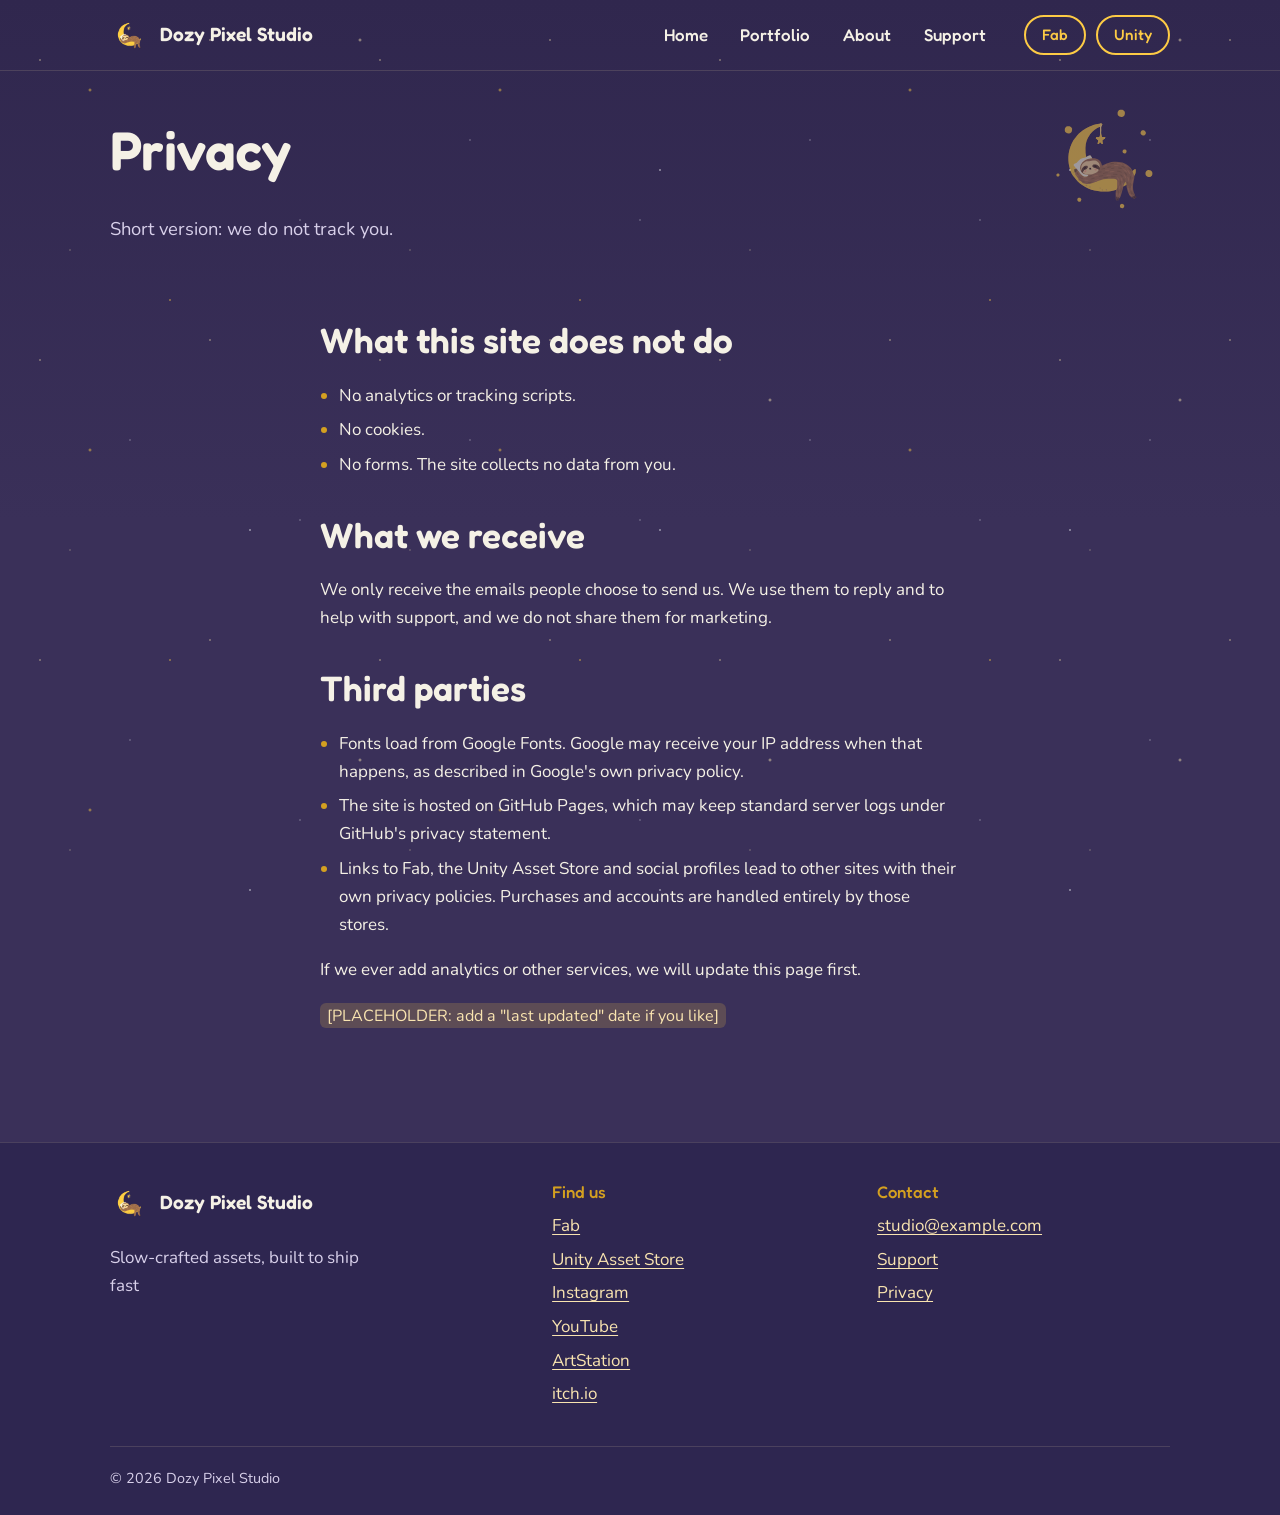
<file: privacy/index.html>
<!DOCTYPE html>
<html lang="en">
<head>
  <meta charset="utf-8">
  <meta name="viewport" content="width=device-width, initial-scale=1">
  <title>Privacy | Dozy Pixel Studio</title>
  <meta name="description" content="Dozy Pixel Studio does not use analytics, cookies or forms. We only receive the emails you send us.">
  <meta name="theme-color" content="#3A3059">

  <!-- Open Graph / social sharing. PLACEHOLDER: replace YOURUSERNAME with your GitHub username. -->
  <meta property="og:type" content="website">
  <meta property="og:site_name" content="Dozy Pixel Studio">
  <meta property="og:title" content="Privacy | Dozy Pixel Studio">
  <meta property="og:description" content="Dozy Pixel Studio does not use analytics, cookies or forms. We only receive the emails you send us.">
  <meta property="og:url" content="https://YOURUSERNAME.github.io/privacy/">
  <meta property="og:image" content="https://YOURUSERNAME.github.io/assets/img/logo/og-image.jpg">
  <meta name="twitter:card" content="summary_large_image">

  <link rel="icon" type="image/png" href="../favicon.png">

  <!-- Google Fonts is the only external resource. System fonts are used if it fails to load. -->
  <link rel="preconnect" href="https://fonts.googleapis.com">
  <link rel="preconnect" href="https://fonts.gstatic.com" crossorigin>
  <link rel="stylesheet" href="https://fonts.googleapis.com/css2?family=Fredoka:wght@400;500;600&amp;family=Nunito:wght@400;700&amp;display=swap">
  <link rel="stylesheet" href="../assets/css/styles.css">
  <script>document.documentElement.className += ' js';</script>
  <script src="../assets/js/main.js" defer></script>
</head>
<body>
  <a class="skip-link" href="#main">Skip to content</a>

  <header class="site-header">
    <div class="container header-inner">
      <a class="brand" href="../">
        <img src="../assets/img/logo/logo-icon.png" alt="" width="40" height="40">
        <span>Dozy Pixel Studio</span>
      </a>

      <button class="nav-toggle" type="button" aria-expanded="false" aria-controls="site-menu" aria-label="Open menu">
        <span class="bars" aria-hidden="true"></span>
      </button>

      <div class="site-menu" id="site-menu">
        <nav aria-label="Main">
          <ul class="nav-list">
            <li><a href="../">Home</a></li>
            <li><a href="../portfolio/">Portfolio</a></li>
            <li><a href="../about/">About</a></li>
            <li><a href="../support/">Support</a></li>
          </ul>
        </nav>
        <div class="menu-actions">
          <a class="btn btn-secondary btn-sm" href="#" data-store="fab" target="_blank" rel="noopener noreferrer">Fab<span class="sr-only"> (opens in a new tab)</span></a>
          <a class="btn btn-secondary btn-sm" href="#" data-store="unity" target="_blank" rel="noopener noreferrer">Unity<span class="sr-only"> (opens in a new tab)</span></a>
        </div>
      </div>
    </div>
  </header>

  <main id="main">
    <div class="container page-head">
      <h1>Privacy</h1>
      <p class="lede">Short version: we do not track you.</p>
    </div>

    <section class="section" style="padding-top: 1rem;">
      <div class="container prose">
        <h2>What this site does not do</h2>
        <ul>
          <li>No analytics or tracking scripts.</li>
          <li>No cookies.</li>
          <li>No forms. The site collects no data from you.</li>
        </ul>

        <h2>What we receive</h2>
        <p>We only receive the emails people choose to send us. We use them to reply and to help with support, and we do not share them for marketing.</p>

        <h2>Third parties</h2>
        <ul>
          <li>Fonts load from Google Fonts. Google may receive your IP address when that happens, as described in Google's own privacy policy.</li>
          <li>The site is hosted on GitHub Pages, which may keep standard server logs under GitHub's privacy statement.</li>
          <li>Links to Fab, the Unity Asset Store and social profiles lead to other sites with their own privacy policies. Purchases and accounts are handled entirely by those stores.</li>
        </ul>

        <p>If we ever add analytics or other services, we will update this page first.</p>
        <p><span class="placeholder-note">[PLACEHOLDER: add a "last updated" date if you like]</span></p>
      </div>
    </section>
  </main>

  <footer class="site-footer">
    <div class="container">
      <div class="footer-grid">
        <div>
          <a class="brand" href="../">
            <img src="../assets/img/logo/logo-icon.png" alt="" width="40" height="40">
            <span>Dozy Pixel Studio</span>
          </a>
          <p class="footer-tagline">Slow-crafted assets, built to ship fast</p>
        </div>

        <div>
          <h2 class="footer-title">Find us</h2>
          <ul class="footer-links">
            <li><a href="#" data-store="fab" target="_blank" rel="noopener noreferrer">Fab<span class="sr-only"> (opens in a new tab)</span></a></li>
            <li><a href="#" data-store="unity" target="_blank" rel="noopener noreferrer">Unity Asset Store<span class="sr-only"> (opens in a new tab)</span></a></li>
            <!-- PLACEHOLDER: replace each # with your profile URL and delete any you do not use. -->
            <li><a href="#" data-social="instagram" target="_blank" rel="noopener noreferrer">Instagram<span class="sr-only"> (opens in a new tab)</span></a></li>
            <li><a href="#" data-social="youtube" target="_blank" rel="noopener noreferrer">YouTube<span class="sr-only"> (opens in a new tab)</span></a></li>
            <li><a href="#" data-social="artstation" target="_blank" rel="noopener noreferrer">ArtStation<span class="sr-only"> (opens in a new tab)</span></a></li>
            <li><a href="#" data-social="itch" target="_blank" rel="noopener noreferrer">itch.io<span class="sr-only"> (opens in a new tab)</span></a></li>
          </ul>
        </div>

        <div>
          <h2 class="footer-title">Contact</h2>
          <ul class="footer-links">
            <!-- PLACEHOLDER: replace studio@example.com with your studio email. -->
            <li><a href="mailto:studio@example.com">studio@example.com</a></li>
            <li><a href="../support/">Support</a></li>
            <li><a href="../privacy/">Privacy</a></li>
          </ul>
        </div>
      </div>
      <p class="copyright">&copy; 2026 Dozy Pixel Studio</p>
    </div>
  </footer>
</body>
</html>
</file>
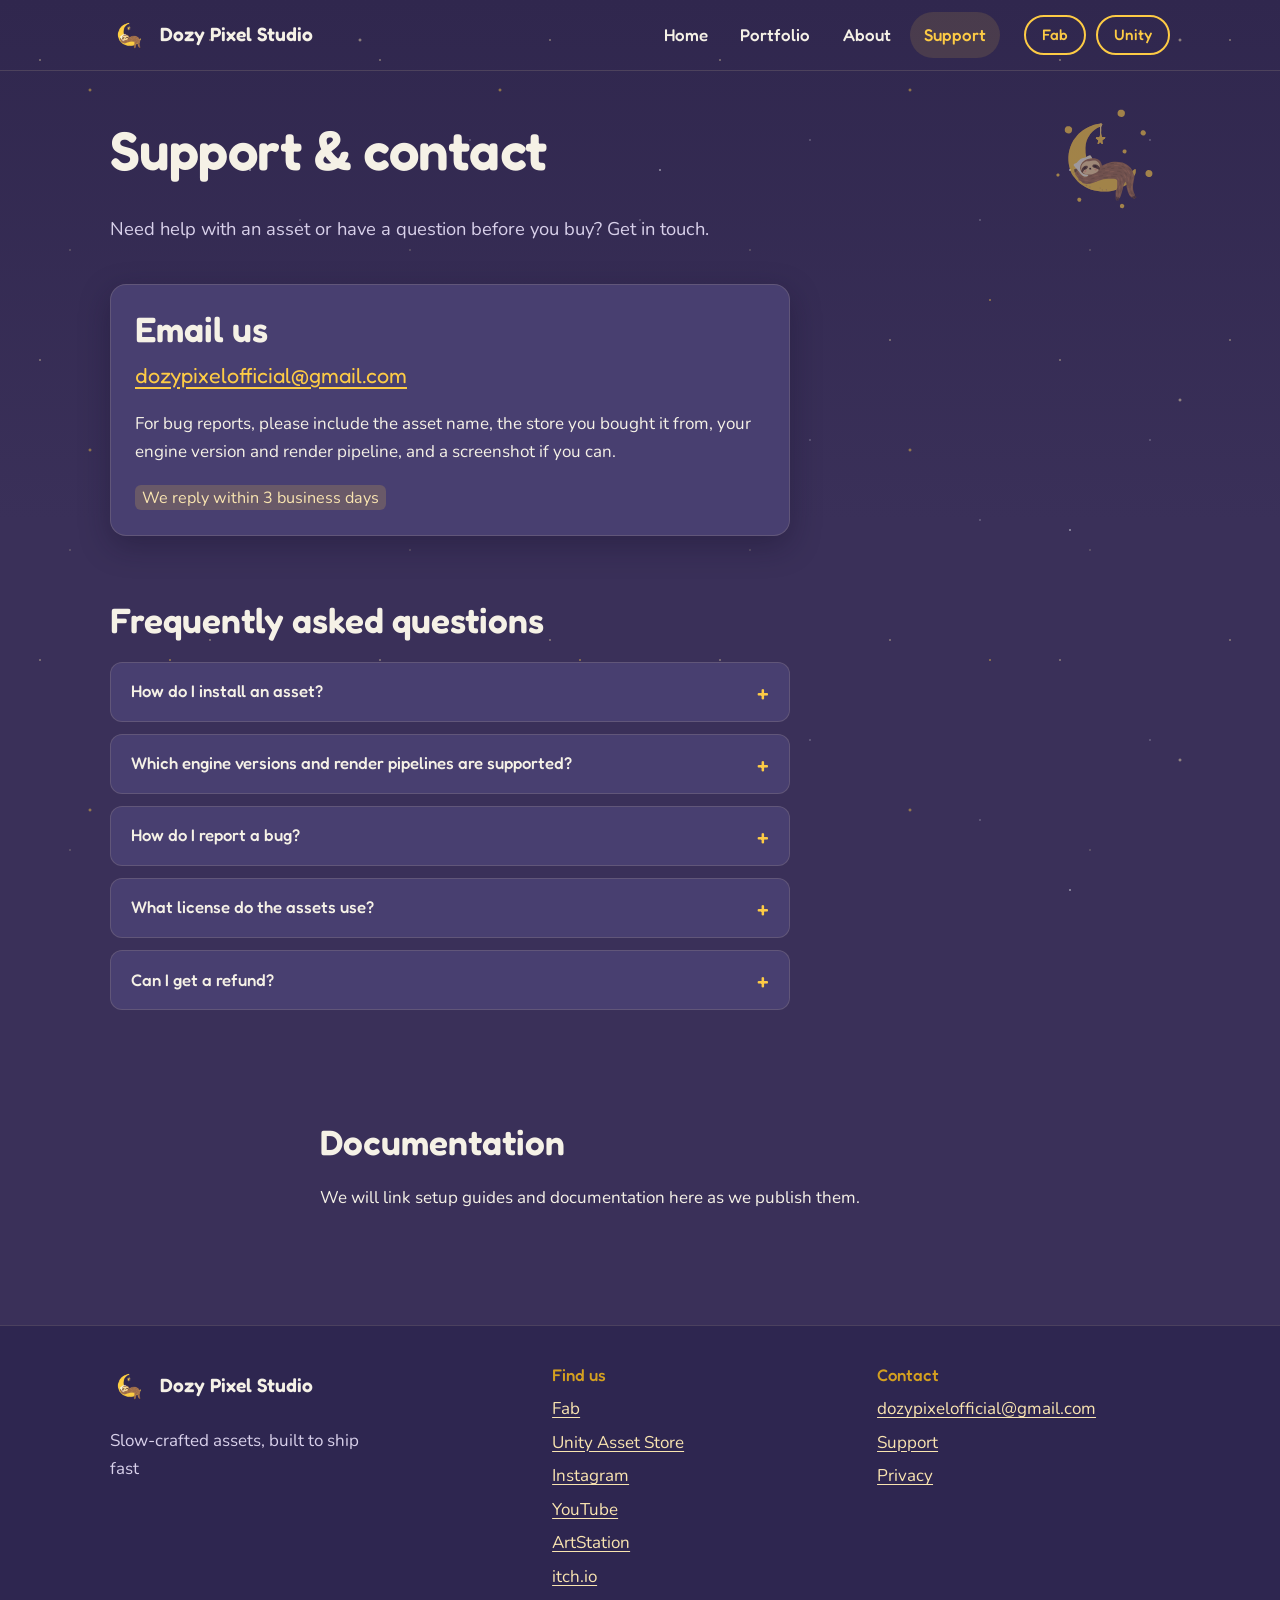
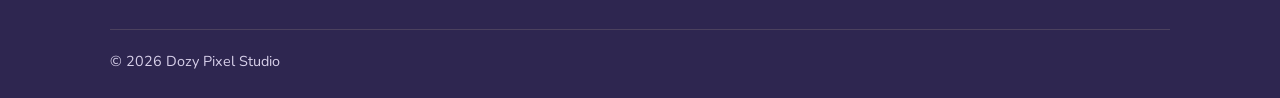
<file: support/index.html>
<!DOCTYPE html>
<html lang="en">
<head>
  <meta charset="utf-8">
  <meta name="viewport" content="width=device-width, initial-scale=1">
  <title>Support & Contact | Dozy Pixel Studio</title>
  <meta name="description" content="Get help with Dozy Pixel Studio assets: contact email, installation, supported engine versions, bug reports, licensing and refunds.">
  <meta name="theme-color" content="#3A3059">

  <!-- Open Graph / social sharing. PLACEHOLDER: replace YOURUSERNAME with your GitHub username. -->
  <meta property="og:type" content="website">
  <meta property="og:site_name" content="Dozy Pixel Studio">
  <meta property="og:title" content="Support & Contact | Dozy Pixel Studio">
  <meta property="og:description" content="Get help with Dozy Pixel Studio assets: contact email, installation, supported engine versions, bug reports, licensing and refunds.">
  <meta property="og:url" content="https://YOURUSERNAME.github.io/support/">
  <meta property="og:image" content="https://YOURUSERNAME.github.io/assets/img/logo/og-image.jpg">
  <meta name="twitter:card" content="summary_large_image">

  <link rel="icon" type="image/png" href="../favicon.png">

  <!-- Google Fonts is the only external resource. System fonts are used if it fails to load. -->
  <link rel="preconnect" href="https://fonts.googleapis.com">
  <link rel="preconnect" href="https://fonts.gstatic.com" crossorigin>
  <link rel="stylesheet" href="https://fonts.googleapis.com/css2?family=Fredoka:wght@400;500;600&amp;family=Nunito:wght@400;700&amp;display=swap">
  <link rel="stylesheet" href="../assets/css/styles.css">
  <script>document.documentElement.className += ' js';</script>
  <script src="../assets/js/main.js" defer></script>
</head>
<body>
  <a class="skip-link" href="#main">Skip to content</a>

  <header class="site-header">
    <div class="container header-inner">
      <a class="brand" href="../">
        <img src="../assets/img/logo/logo-icon.png" alt="" width="40" height="40">
        <span>Dozy Pixel Studio</span>
      </a>

      <button class="nav-toggle" type="button" aria-expanded="false" aria-controls="site-menu" aria-label="Open menu">
        <span class="bars" aria-hidden="true"></span>
      </button>

      <div class="site-menu" id="site-menu">
        <nav aria-label="Main">
          <ul class="nav-list">
            <li><a href="../">Home</a></li>
            <li><a href="../portfolio/">Portfolio</a></li>
            <li><a href="../about/">About</a></li>
            <li><a href="../support/" aria-current="page">Support</a></li>
          </ul>
        </nav>
        <div class="menu-actions">
          <a class="btn btn-secondary btn-sm" href="#" data-store="fab" target="_blank" rel="noopener noreferrer">Fab<span class="sr-only"> (opens in a new tab)</span></a>
          <a class="btn btn-secondary btn-sm" href="#" data-store="unity" target="_blank" rel="noopener noreferrer">Unity<span class="sr-only"> (opens in a new tab)</span></a>
        </div>
      </div>
    </div>
  </header>

  <main id="main">
    <div class="container page-head">
      <h1>Support &amp; contact</h1>
      <p class="lede">Need help with an asset or have a question before you buy? Get in touch.</p>
    </div>

    <section class="section" style="padding-top: 1rem;" aria-labelledby="contact-title">
      <div class="container">
        <div class="contact-card">
          <h2 id="contact-title">Email us</h2>
          <!-- PLACEHOLDER: replace studio@example.com with your studio email (two places). -->
          <p><a class="contact-email" href="mailto:dozypixelofficial@gmail.com?subject=Dozy%20Pixel%20Studio%20support">dozypixelofficial@gmail.com</a></p>
          <p>For bug reports, please include the asset name, the store you bought it from, your engine version and render pipeline, and a screenshot if you can.</p>
          <!-- PLACEHOLDER: only publish a response time you can keep. -->
          <p><span class="placeholder-note">We reply within 3 business days</span></p>
        </div>
      </div>
    </section>

    <section class="section" style="padding-top: 1rem;" aria-labelledby="faq-title">
      <div class="container">
        <h2 id="faq-title">Frequently asked questions</h2>
        <div class="faq">
          <details>
            <summary>How do I install an asset?</summary>
            <p>Add the asset to your library on the store where you bought it, then import it into your project with that store's tools. In Unity, open Window &gt; Package Manager &gt; My Assets. Each listing mentions any extra setup steps.</p>
          </details>
          <details>
            <summary>Which engine versions and render pipelines are supported?</summary>
            <p>Supported engine versions and render pipelines are listed on each store page. If yours is not listed, email us before you buy and we will tell you what to expect.</p>
          </details>
          <details>
            <summary>How do I report a bug?</summary>
            <p>Email us at the address above with the asset name, store, engine version, render pipeline and a short description of what went wrong. Screenshots help.</p>
          </details>
          <details>
            <summary>What license do the assets use?</summary>
            <p>The license is shown on each store listing. Please read it there before you buy.</p>
          </details>
          <details>
            <summary>Can I get a refund?</summary>
            <p>All sales happen on Fab and the Unity Asset Store, so refunds follow each store's own refund policy. We cannot issue refunds directly.</p>
          </details>
        </div>
      </div>
    </section>

    <section class="section" style="padding-top: 1rem;" aria-labelledby="docs-title">
      <div class="container prose">
        <h2 id="docs-title">Documentation</h2>
        <p>We will link setup guides and documentation here as we publish them.</p>
        <!-- PLACEHOLDER: add documentation links here, for example:
        <ul class="link-list">
          <li><a href="https://example.com/your-docs">Asset name: setup guide</a></li>
        </ul>
        -->
      </div>
    </section>
  </main>

  <footer class="site-footer">
    <div class="container">
      <div class="footer-grid">
        <div>
          <a class="brand" href="../">
            <img src="../assets/img/logo/logo-icon.png" alt="" width="40" height="40">
            <span>Dozy Pixel Studio</span>
          </a>
          <p class="footer-tagline">Slow-crafted assets, built to ship fast</p>
        </div>

        <div>
          <h2 class="footer-title">Find us</h2>
          <ul class="footer-links">
            <li><a href="#" data-store="fab" target="_blank" rel="noopener noreferrer">Fab<span class="sr-only"> (opens in a new tab)</span></a></li>
            <li><a href="#" data-store="unity" target="_blank" rel="noopener noreferrer">Unity Asset Store<span class="sr-only"> (opens in a new tab)</span></a></li>
            <!-- PLACEHOLDER: replace each # with your profile URL and delete any you do not use. -->
            <li><a href="#" data-social="instagram" target="_blank" rel="noopener noreferrer">Instagram<span class="sr-only"> (opens in a new tab)</span></a></li>
            <li><a href="#" data-social="youtube" target="_blank" rel="noopener noreferrer">YouTube<span class="sr-only"> (opens in a new tab)</span></a></li>
            <li><a href="#" data-social="artstation" target="_blank" rel="noopener noreferrer">ArtStation<span class="sr-only"> (opens in a new tab)</span></a></li>
            <li><a href="#" data-social="itch" target="_blank" rel="noopener noreferrer">itch.io<span class="sr-only"> (opens in a new tab)</span></a></li>
          </ul>
        </div>

        <div>
          <h2 class="footer-title">Contact</h2>
          <ul class="footer-links">
            <!-- PLACEHOLDER: replace studio@example.com with your studio email. -->
            <li><a href="mailto:dozypixelofficial@gmail.com">dozypixelofficial@gmail.com</a></li>
            <li><a href="../support/">Support</a></li>
            <li><a href="../privacy/">Privacy</a></li>
          </ul>
        </div>
      </div>
      <p class="copyright">&copy; 2026 Dozy Pixel Studio</p>
    </div>
  </footer>
</body>
</html>
</file>
<file: assets/css/styles.css>
/* ==========================================================================
   Dozy Pixel Studio — Dreamy night theme
   Plain CSS, mobile-first. No build step.
   ========================================================================== */

/* ---------- 1. Design tokens ---------- */
:root {
  --bg: #3A3059;          /* deep background */
  --bg-deep: #2E2650;     /* header menu, footer (darker shade of bg) */
  --panel: #483F70;       /* cards and panels */
  --moon: #FDCB45;        /* buttons, links, highlights */
  --gold: #D4A020;        /* star gold: small accents */
  --brown: #A57049;       /* sloth brown: tiny accents */
  --cream: #F9E4B0;       /* soft highlights */
  --text: #F5F1E6;        /* main text */
  --muted: #D8D0EA;       /* secondary text (checked for contrast on bg and panel) */
  --ink: #2A2145;         /* dark text on yellow buttons */

  --font-head: "Fredoka", "Trebuchet MS", "Segoe UI", system-ui, sans-serif;
  --font-body: "Nunito", "Segoe UI", system-ui, -apple-system, "Helvetica Neue", Arial, sans-serif;

  --radius: 16px;
  --radius-sm: 12px;
  --shadow: 0 10px 30px rgba(20, 14, 40, 0.35);
  --line: rgba(249, 228, 176, 0.14);

  --maxw: 1100px;
  --gutter: 1.25rem;
  --header-bp: 860px;
}

/* ---------- 2. Base ---------- */
*,
*::before,
*::after { box-sizing: border-box; }

html {
  -webkit-text-size-adjust: 100%;
  text-size-adjust: 100%;
}

body {
  margin: 0;
  min-height: 100vh;
  display: flex;
  flex-direction: column;
  background-color: var(--bg);
  background-image: linear-gradient(180deg, #30274E 0, var(--bg) 520px);
  color: var(--text);
  font-family: var(--font-body);
  font-size: 1.0625rem;
  line-height: 1.65;
  overflow-x: hidden;
}

/* Starry sky: two fixed layers. The second one twinkles. */
body::before,
body::after {
  content: "";
  position: fixed;
  inset: 0;
  pointer-events: none;
  z-index: 0;
}

body::before {
  opacity: 0.6;
  background-size: 340px 300px;
  background-image:
    radial-gradient(1.5px 1.5px at 40px 60px, var(--cream), transparent 100%),
    radial-gradient(1px 1px at 130px 140px, #fff, transparent 100%),
    radial-gradient(1.5px 1.5px at 210px 40px, var(--cream), transparent 100%),
    radial-gradient(1px 1px at 300px 220px, #fff, transparent 100%),
    radial-gradient(1px 1px at 70px 250px, var(--cream), transparent 100%);
}

body::after {
  opacity: 0.7;
  background-size: 410px 360px;
  background-image:
    radial-gradient(2px 2px at 90px 90px, var(--moon), transparent 100%),
    radial-gradient(1.5px 1.5px at 250px 170px, #fff, transparent 100%),
    radial-gradient(2px 2px at 360px 40px, var(--cream), transparent 100%),
    radial-gradient(1.5px 1.5px at 170px 300px, var(--moon), transparent 100%);
  animation: twinkle 5s ease-in-out infinite alternate;
}

@keyframes twinkle {
  from { opacity: 0.25; }
  to { opacity: 0.95; }
}

main,
.site-header,
.site-footer {
  position: relative;
  z-index: 1;
}

main { flex: 1 0 auto; }

img { max-width: 100%; height: auto; display: block; }

h1, h2, h3 {
  font-family: var(--font-head);
  font-weight: 600;
  line-height: 1.15;
  margin: 0 0 0.6em;
  color: var(--text);
}

h1 {
  font-size: clamp(2.1rem, 5.6vw, 3.4rem);
  letter-spacing: -0.01em;
}

h2 { font-size: clamp(1.6rem, 3.6vw, 2.2rem); }
h3 { font-size: 1.25rem; font-weight: 500; }

p { margin: 0 0 1em; }

a {
  color: var(--moon);
  text-underline-offset: 0.2em;
}

a:hover { color: var(--cream); }

:focus-visible {
  outline: 3px solid var(--moon);
  outline-offset: 3px;
  border-radius: 6px;
}

.container {
  width: 100%;
  max-width: var(--maxw);
  margin-inline: auto;
  padding-inline: var(--gutter);
}

.sr-only {
  position: absolute;
  width: 1px;
  height: 1px;
  margin: -1px;
  padding: 0;
  overflow: hidden;
  clip: rect(0, 0, 0, 0);
  white-space: nowrap;
  border: 0;
}

.skip-link {
  position: absolute;
  left: 1rem;
  top: -4rem;
  z-index: 100;
  padding: 0.6rem 1rem;
  background: var(--moon);
  color: var(--ink);
  font-weight: 700;
  border-radius: 999px;
  text-decoration: none;
}

.skip-link:focus { top: 1rem; }

/* ---------- 3. Buttons ---------- */
.btn {
  display: inline-flex;
  align-items: center;
  justify-content: center;
  min-height: 44px;
  padding: 0.6rem 1.4rem;
  border: 2px solid var(--moon);
  border-radius: 999px;
  font-family: var(--font-head);
  font-weight: 500;
  font-size: 1rem;
  line-height: 1.2;
  text-align: center;
  text-decoration: none;
  cursor: pointer;
  transition: background-color 0.2s, color 0.2s, border-color 0.2s, transform 0.2s;
}

.btn:hover { transform: translateY(-1px); }

.btn-primary {
  background: var(--moon);
  color: var(--ink);
}

.btn-primary:hover {
  background: var(--cream);
  border-color: var(--cream);
  color: var(--ink);
}

.btn-secondary {
  background: transparent;
  color: var(--moon);
}

.btn-secondary:hover {
  background: rgba(253, 203, 69, 0.14);
  color: var(--cream);
  border-color: var(--cream);
}

.btn-sm {
  min-height: 40px;
  padding: 0.4rem 1rem;
  font-size: 0.95rem;
}

.btn-row {
  display: flex;
  flex-wrap: wrap;
  gap: 0.75rem;
}

/* ---------- 4. Header and navigation ---------- */
.site-header {
  z-index: 10;
  border-bottom: 1px solid var(--line);
}

.header-inner {
  display: flex;
  flex-wrap: wrap;
  align-items: center;
  justify-content: space-between;
  gap: 0.5rem 1rem;
  padding-block: 0.75rem;
}

.brand {
  display: inline-flex;
  align-items: center;
  gap: 0.65rem;
  color: var(--text);
  font-family: var(--font-head);
  font-weight: 600;
  font-size: 1.2rem;
  text-decoration: none;
}

.brand:hover { color: var(--moon); }
.brand img { width: 40px; height: 40px; }

/* Without JavaScript the menu simply shows below the logo. */
.nav-toggle { display: none; }

.site-menu {
  display: flex;
  flex-direction: column;
  flex-basis: 100%;
  gap: 1rem;
}

.nav-list {
  display: flex;
  flex-direction: column;
  gap: 0.15rem;
  margin: 0;
  padding: 0;
  list-style: none;
}

.nav-list a {
  display: block;
  padding: 0.55rem 0.9rem;
  border-radius: 999px;
  color: var(--text);
  font-family: var(--font-head);
  font-weight: 500;
  text-decoration: none;
}

.nav-list a:hover { color: var(--moon); }

.nav-list a[aria-current="page"] {
  color: var(--moon);
  background: rgba(253, 203, 69, 0.12);
}

.menu-actions {
  display: flex;
  flex-wrap: wrap;
  gap: 0.6rem;
}

/* With JavaScript, collapse the menu on small screens. */
.js .nav-toggle {
  display: inline-flex;
  align-items: center;
  justify-content: center;
  width: 44px;
  height: 44px;
  padding: 0;
  border: 2px solid rgba(249, 228, 176, 0.35);
  border-radius: var(--radius-sm);
  background: transparent;
  color: var(--cream);
  cursor: pointer;
}

.nav-toggle .bars,
.nav-toggle .bars::before,
.nav-toggle .bars::after {
  display: block;
  position: relative;
  width: 22px;
  height: 2px;
  border-radius: 2px;
  background: currentColor;
  transition: transform 0.2s, top 0.2s, background-color 0.2s;
}

.nav-toggle .bars::before,
.nav-toggle .bars::after {
  content: "";
  position: absolute;
  left: 0;
}

.nav-toggle .bars::before { top: -7px; }
.nav-toggle .bars::after { top: 7px; }

.nav-toggle[aria-expanded="true"] .bars { background: transparent; }
.nav-toggle[aria-expanded="true"] .bars::before { top: 0; transform: rotate(45deg); }
.nav-toggle[aria-expanded="true"] .bars::after { top: 0; transform: rotate(-45deg); }

.js .header-inner { position: relative; }

.js .site-menu {
  display: none;
  position: absolute;
  top: 100%;
  left: 0;
  right: 0;
  z-index: 20;
  padding: 1rem var(--gutter) 1.5rem;
  background: var(--bg-deep);
  border-bottom: 1px solid var(--line);
  box-shadow: var(--shadow);
}

.js .site-menu.is-open { display: flex; }

@media (min-width: 860px) {
  .js .nav-toggle { display: none; }

  .site-menu,
  .js .site-menu {
    display: flex;
    flex-direction: row;
    align-items: center;
    flex-basis: auto;
    gap: 1.5rem;
    position: static;
    padding: 0;
    background: none;
    border: 0;
    box-shadow: none;
  }

  .nav-list { flex-direction: row; gap: 0.25rem; }
}

/* ---------- 5. Layout helpers ---------- */
.section { padding-block: 3rem; }

.section-band {
  background: rgba(46, 38, 80, 0.55);
  border-block: 1px solid var(--line);
}

.section-head { max-width: 60ch; margin-bottom: 1.75rem; }
.section-head p { color: var(--muted); margin-bottom: 0; }
.section-foot { margin-top: 1.75rem; }

.grid {
  display: grid;
  gap: 1.25rem;
  grid-template-columns: 1fr;
}

@media (min-width: 640px) {
  .grid-3 { grid-template-columns: repeat(2, 1fr); }
}

@media (min-width: 960px) {
  .grid-3 { grid-template-columns: repeat(3, 1fr); }
}

/* ---------- 6. Hero ---------- */
.hero { padding-block: 2.5rem 3rem; }

.hero-grid {
  display: grid;
  gap: 2rem;
  align-items: center;
}

.hero-copy { max-width: 36rem; }

.tagline {
  margin-bottom: 1.5rem;
  color: var(--cream);
  font-family: var(--font-head);
  font-size: clamp(1.15rem, 2.6vw, 1.45rem);
  font-weight: 400;
}

.hero-note {
  margin: 1.25rem 0 0;
  color: var(--muted);
  font-size: 0.95rem;
}

.hero-art {
  position: relative;
  order: -1;
  width: min(240px, 62vw);
  margin-inline: auto;
}

/* A soft moonlit halo behind the logo */
.hero-art::before {
  content: "";
  position: absolute;
  inset: -22%;
  border-radius: 50%;
  background: radial-gradient(circle, rgba(253, 203, 69, 0.26) 0%, rgba(253, 203, 69, 0) 66%);
}

.hero-art img {
  position: relative;
  width: 100%;
  animation: drift 8s ease-in-out infinite;
}

@keyframes drift {
  0%, 100% { transform: translateY(0); }
  50% { transform: translateY(-9px); }
}

@media (min-width: 860px) {
  .hero { padding-block: 4rem 4.5rem; }
  .hero-grid { grid-template-columns: 1.15fr 0.85fr; gap: 3rem; }
  .hero-art { order: 0; width: min(400px, 100%); }
}

/* ---------- 7. Cards ---------- */
.card {
  display: flex;
  flex-direction: column;
  overflow: hidden;
  background: var(--panel);
  border: 1px solid var(--line);
  border-radius: var(--radius);
  box-shadow: var(--shadow);
}

.card-body {
  display: flex;
  flex-direction: column;
  flex: 1;
  gap: 0.6rem;
  padding: 1.25rem;
}

.card-body h3 { margin: 0; }
.card-body p { margin: 0; color: var(--muted); }

.card-actions {
  display: flex;
  flex-wrap: wrap;
  gap: 0.5rem;
  margin-top: auto;
  padding-top: 0.5rem;
}

/* 16:9 thumbnails: real images or the Coming soon placeholder */
.thumb {
  position: relative;
  width: 100%;
  aspect-ratio: 16 / 9;
  object-fit: cover;
  background: linear-gradient(135deg, #2E2650, #5B5088);
}

.thumb-soon {
  background-image: url("../img/bg/moon.svg"), linear-gradient(135deg, #2E2650, #5B5088);
  background-repeat: no-repeat;
  background-position: center, center;
  background-size: auto 62%, cover;
}

.soon-badge {
  position: absolute;
  left: 0.75rem;
  bottom: 0.75rem;
  padding: 0.15rem 0.75rem;
  border-radius: 999px;
  background: var(--bg-deep);
  color: var(--cream);
  font-family: var(--font-head);
  font-size: 0.85rem;
}

.chips {
  display: flex;
  flex-wrap: wrap;
  gap: 0.4rem;
  margin: 0;
  padding: 0;
  list-style: none;
}

.chip {
  padding: 0.1rem 0.65rem;
  border-radius: 8px;
  font-size: 0.85rem;
  font-weight: 700;
}

.chip-tag { background: rgba(249, 228, 176, 0.16); color: var(--cream); }
.chip-engine { border: 1px solid rgba(249, 228, 176, 0.4); color: var(--muted); }

.video {
  position: relative;
  aspect-ratio: 16 / 9;
  border-radius: var(--radius);
  overflow: hidden;
}

.video iframe { position: absolute; inset: 0; width: 100%; height: 100%; border: 0; }

/* ---------- 8. Home sections ---------- */
.points {
  display: grid;
  gap: 2rem;
  grid-template-columns: 1fr;
}

@media (min-width: 760px) {
  .points { grid-template-columns: repeat(3, 1fr); gap: 2.5rem; }
}

.point h3 { margin-bottom: 0.35rem; }
.point p { margin: 0; color: var(--muted); }

.point-icon {
  width: 30px;
  height: 30px;
  margin-bottom: 0.75rem;
  color: var(--moon);
}

.teaser {
  display: grid;
  gap: 1.5rem;
  align-items: center;
}

.teaser p { max-width: 58ch; color: var(--muted); }

.cta {
  padding: 2.5rem var(--gutter);
  text-align: center;
  background: var(--panel);
  border: 1px solid var(--line);
  border-radius: var(--radius);
  box-shadow: var(--shadow);
}

.cta p { max-width: 46ch; margin-inline: auto; margin-bottom: 1.5rem; color: var(--muted); }

/* ---------- 9. Inner pages ---------- */
.page-head {
  position: relative;
  padding-block: 3rem 1.5rem;
}

.page-head .lede {
  max-width: 60ch;
  margin: 0;
  color: var(--muted);
  font-size: 1.15rem;
}

@media (min-width: 700px) {
  .page-head::after {
    content: "";
    position: absolute;
    right: var(--gutter);
    top: 1.5rem;
    width: 130px;
    height: 130px;
    background: url("../img/bg/moon.svg") no-repeat center / contain;
    opacity: 0.55;
    pointer-events: none;
  }
}

.prose { max-width: 68ch; }
.prose h2 { margin-top: 2.25rem; }
.prose ul { padding-left: 1.2rem; }
.prose li { margin-bottom: 0.4rem; }
.prose li::marker { color: var(--gold); }

.contact-card {
  max-width: 68ch;
  padding: 1.5rem;
  background: var(--panel);
  border: 1px solid var(--line);
  border-radius: var(--radius);
  box-shadow: var(--shadow);
}

.contact-card h2 { margin-bottom: 0.5rem; }
.contact-card p:last-child { margin-bottom: 0; }

.contact-email {
  font-family: var(--font-head);
  font-size: 1.35rem;
  word-break: break-word;
}

.placeholder-note {
  padding: 0.1rem 0.45rem;
  border-radius: 6px;
  background: rgba(253, 203, 69, 0.18);
  color: var(--cream);
  font-size: 0.95em;
}

.faq { max-width: 68ch; }

.faq details {
  margin-bottom: 0.75rem;
  background: var(--panel);
  border: 1px solid var(--line);
  border-radius: var(--radius-sm);
}

.faq summary {
  display: flex;
  align-items: center;
  justify-content: space-between;
  gap: 1rem;
  padding: 0.95rem 1.25rem;
  font-family: var(--font-head);
  font-weight: 500;
  font-size: 1.05rem;
  cursor: pointer;
  list-style: none;
}

.faq summary::-webkit-details-marker { display: none; }

.faq summary::after {
  content: "+";
  color: var(--moon);
  font-size: 1.4rem;
  line-height: 1;
}

.faq details[open] summary::after { content: "\2013"; }
.faq details p { margin: 0; padding: 0 1.25rem 1.1rem; color: var(--muted); }

.link-list { margin: 0; padding: 0; list-style: none; }
.link-list li { margin-bottom: 0.4rem; }

/* ---------- 10. 404 ---------- */
.not-found {
  padding-block: 3rem 4rem;
  text-align: center;
}

.not-found-art { position: relative; width: min(220px, 60vw); margin: 0 auto 1.5rem; }

.not-found-art::before {
  content: "";
  position: absolute;
  inset: -22%;
  border-radius: 50%;
  background: radial-gradient(circle, rgba(253, 203, 69, 0.22) 0%, rgba(253, 203, 69, 0) 66%);
}

.not-found-art img { position: relative; width: 100%; }
.not-found p { max-width: 40ch; margin-inline: auto; margin-bottom: 1.5rem; color: var(--muted); }

/* ---------- 11. Footer ---------- */
.site-footer {
  margin-top: 3rem;
  padding-block: 2.5rem 1.5rem;
  background: var(--bg-deep);
  border-top: 1px solid var(--line);
}

.footer-grid {
  display: grid;
  gap: 2rem;
  grid-template-columns: 1fr;
}

@media (min-width: 640px) {
  .footer-grid { grid-template-columns: 1fr 1fr; }
}

@media (min-width: 860px) {
  .footer-grid { grid-template-columns: 1.4fr 1fr 1fr; }
}

.footer-tagline { margin: 0.75rem 0 0; max-width: 28ch; color: var(--muted); }

.footer-title {
  margin: 0 0 0.6rem;
  color: var(--gold);
  font-size: 1.05rem;
  font-weight: 500;
}

.footer-links { margin: 0; padding: 0; list-style: none; }
.footer-links li { margin-bottom: 0.35rem; }
.footer-links a { color: var(--cream); }
.footer-links a:hover { color: var(--moon); }

.copyright {
  margin: 2rem 0 0;
  padding-top: 1.25rem;
  border-top: 1px solid var(--line);
  color: var(--muted);
  font-size: 0.9rem;
}

/* ---------- 12. Reduced motion: turn animation off ---------- */
@media (prefers-reduced-motion: reduce) {
  *,
  *::before,
  *::after {
    animation: none !important;
    transition: none !important;
    scroll-behavior: auto !important;
  }
}
</file>
